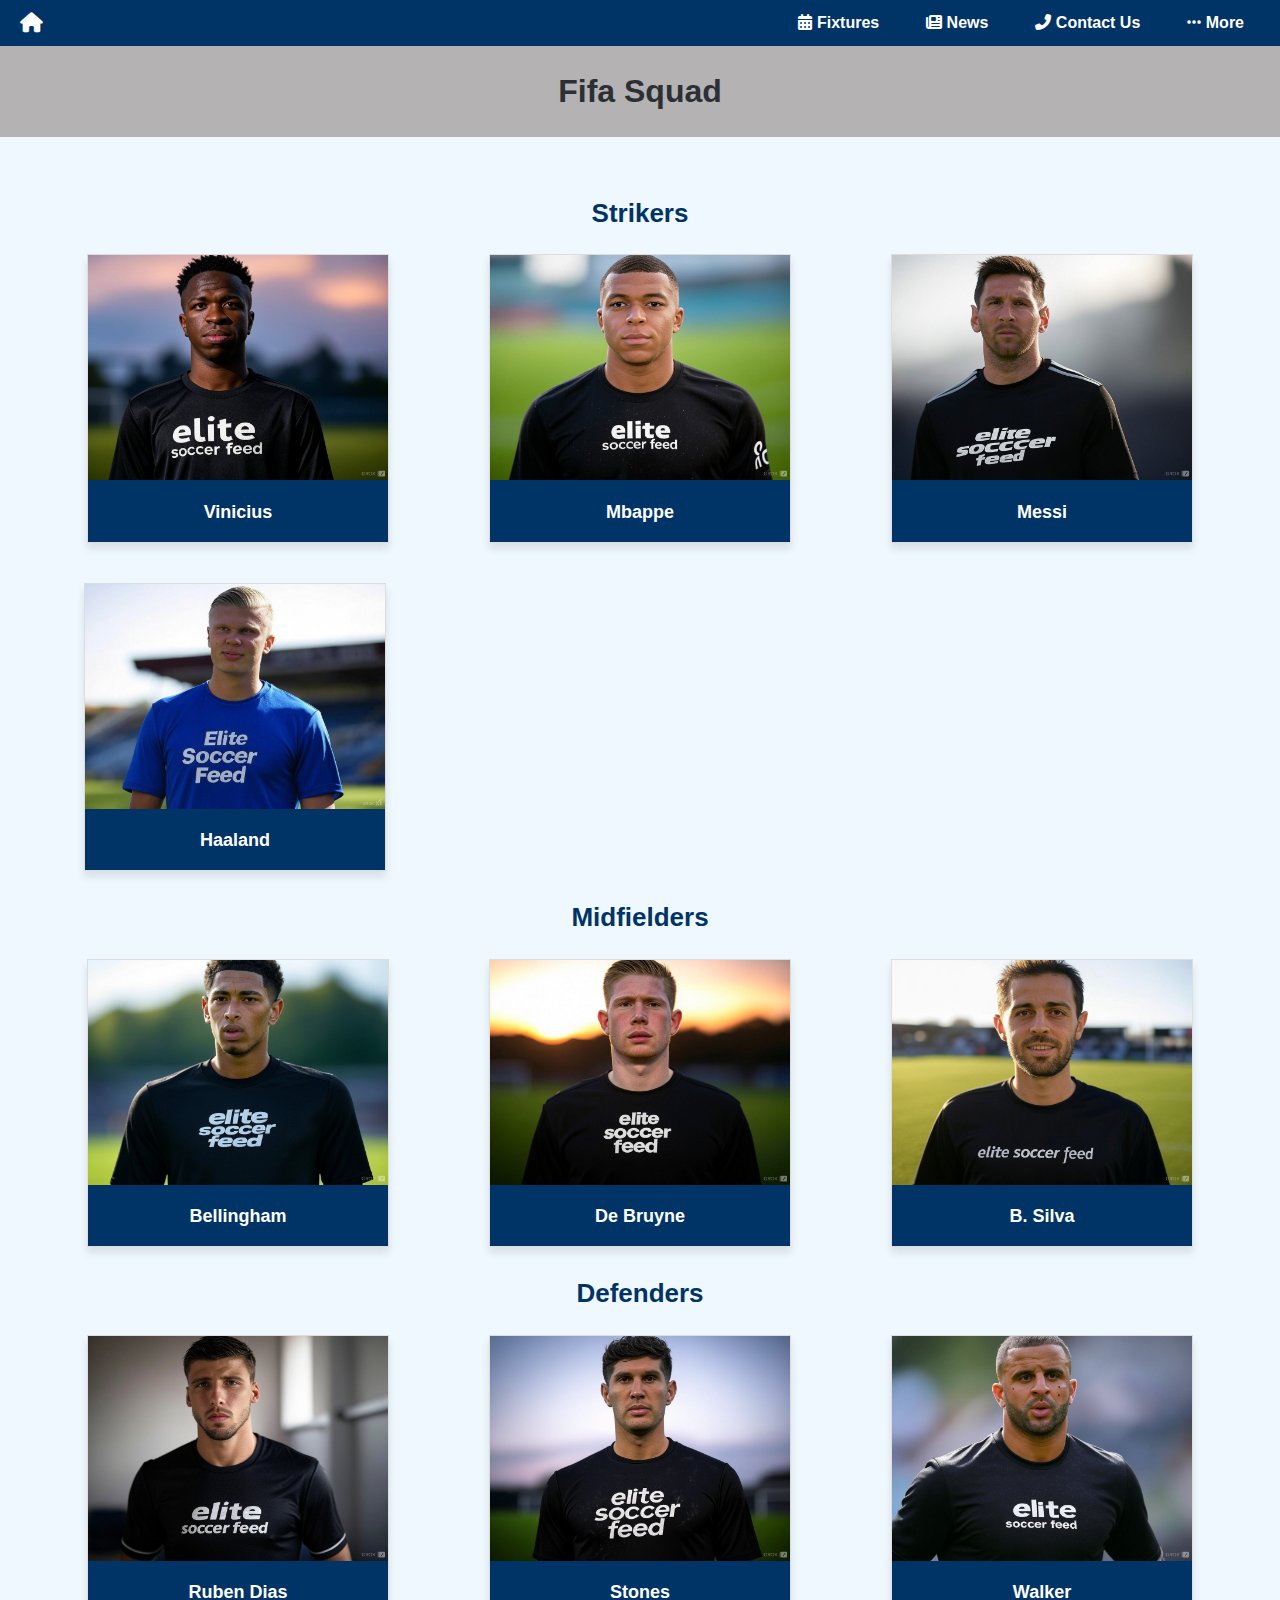
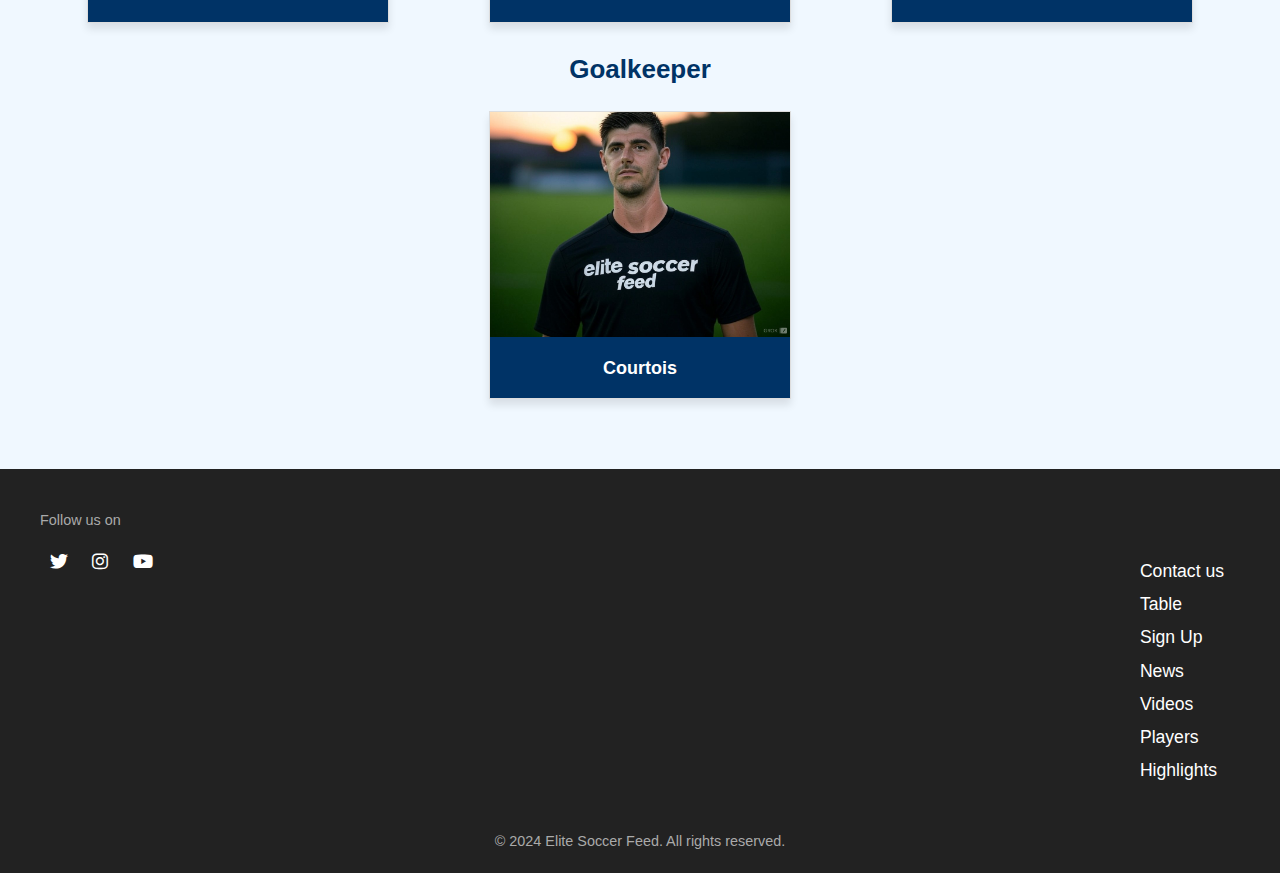
<file: players.html>
<!DOCTYPE html>
<html lang="en">
<head>
    <meta charset="UTF-8">
    <meta name="viewport" content="width=device-width, initial-scale=1.0">
    <title>Players - FIFA Squad</title>
 
    <link rel="stylesheet" href="https://cdnjs.cloudflare.com/ajax/libs/font-awesome/6.5.0/css/all.min.css">
    <link rel="stylesheet" href="styles.css">
 
    <style>
       
    </style>
</head>
<body>

    <nav>
        <div class="nav-container">
            <a href="index.html" class="logo"><i class="fas fa-home"></i> </a>
            <ul class="nav-links">
               
                <li><a href="fixtures.html"><i class="fas fa-calendar-alt"></i> Fixtures</a></li>
                <li><a href="news.html"><i class="fas fa-newspaper"></i> News</a></li>
               
                <li><a href="contactUs.html"><i class="fas fa-phone-alt"></i> Contact Us</a></li>
                <li><a href="register.html"><i class="fas fa-ellipsis-h"></i> More</a></li>
            </ul>
        </div>
    </nav>

    <div class="page-title">
        <h1>Fifa Squad</h1>
    </div>

    <main class="players">
      
        <div class="category">
            <h3>Strikers</h3>
            <div class="player-row">
                <div class="player-card">
                <a href="https://www.uefa.com/uefachampionsleague/clubs/players/250121533--vinicius-junior/"><img src="images/vinicius.jpg" alt="Vinicius"></a>
                    <p>Vinicius</p>
                </div>
                <div class="player-card">
                    <a href="https://www.uefa.com/uefachampionsleague/clubs/players/250076574--kylian-mbappe/"><img src="images/mbappe.jpg" alt="Mbappe"></a>
                    <p>Mbappe</p>
                </div>
                <div class="player-card">
                    <a href="https://messi.starplayerstats.com/en" > <img src="images/messi2.jpg" alt="messi"></a>
                    <p>Messi</p>
                </div>
            </div>
       
        <div class="player-row2">
            <div class="player-card">
               <a href="https://www.uefa.com/uefachampionsleague/clubs/players/250103758--erling-haaland/statistics/"><img src="images/haaland.jpg" alt="Vinicius"></a> 
                <p>Haaland</p>
            </div>  
        </div>
       
            <h3>Midfielders</h3>
            <div class="player-row">
                <div class="player-card">
                   <a href="https://www.uefa.com/uefachampionsleague/clubs/players/250128377--jude-bellingham/statistics/"><img src="images/bellingham.jpg" alt="Bellingham"></a> 
                    <p>Bellingham</p>
                </div>
                <div class="player-card">
                   <a href="https://www.uefa.com/uefachampionsleague/clubs/players/250008901--kevin-de-bruyne/statistics/" ><img src="images/debruyne.jpg" alt="De Bruyne"></a>
                    <p>De Bruyne</p>
                </div>
                <div class="player-card">
                    <a href="https://www.uefa.com/uefachampionsleague/clubs/players/250059115--bernardo-silva/statistics/"><img src="images/bsilva.jpg" alt="B. Silva"></a>
                    <p>B. Silva</p>
                </div>
            </div>
     
            <h3>Defenders</h3>
            <div class="player-row">
                <div class="player-card">
                    <a href="https://www.uefa.com/uefachampionsleague/clubs/players/250058220--ruben-dias/statistics/"><img src="images/ruben-dias.jpg" alt="Ruben Dias"></a>
                    <p>Ruben Dias</p>
                </div>
                <div class="player-card">
                    <a href=" https://www.uefa.com/uefachampionsleague/clubs/players/250064233--john-stones/statistics/"><img src="images/stones.jpg" alt="Stones"></a>
                    <p>Stones</p>
                </div>
                <div class="player-card">
                    <a href="https://www.uefa.com/uefachampionsleague/clubs/players/250010259--kyle-walker/statistics/"><img src="images/walker.jpg" alt="Walker"></a>
                    <p>Walker</p>
                </div>
            </div>

            <h3>Goalkeeper</h3>
            <div class="player-row">
                <div class="player-card">
                   <a href="https://www.uefa.com/uefachampionsleague/clubs/players/250011668--thibaut-courtois/" ><img src="images/courtois.jpg" alt="Courtois"></a>
                    <p>Courtois</p>
                </div>
            </div>
        </div>
    </main>

    <footer>
        <div class="footer-content">
            <div class="social-media">
                <p>Follow us on</p>
                <div class="social-icons">
                    <a href="https://x.com/fagacie_/"><i class="fab fa-twitter"></i></a>
                    <a href="https://www.instagram.com/fagacie_/"><i class="fab fa-instagram"></i></a>
                    <a href="#"><i class="fab fa-youtube"></i></a>
                </div>
            </div>
            <div class="footer-links">
                <ul>
                    <li><a href="contactUs.html">Contact us</a></li>
                    <li><a href="fixtures.html">Table</a></li>
                    <li><a href="register.html">Sign Up</a></li>
                    <li><a href="news.html">News</a></li>
                    <li><a href="highlights.html">Videos</a></li>
                    <li><a href="players.html">Players</a></li>
                    <li><a href="highlights.html">Highlights</a></li>
                </ul>
            </div>
        </div>
        <p>© 2024 Elite Soccer Feed. All rights reserved.</p>
    </footer>
</body>
</html>
</file>
<file: styles.css>
body {
  margin: 0;
  padding: 0;
  box-sizing: border-box;
}
body {
  font-family: Arial, sans-serif;
  line-height: 1.6;
  background-color:  aliceblue;
  color: #333; 
  overflow-x: hidden;
}

.logo {
  font-size: 1.5rem;
  font-weight: bold;
}
nav ul {
  display: flex;
  list-style: none;
}
nav ul li {
  margin: 0 1rem;
}
nav ul li a {
  text-decoration: none;
  color: #fff;
  transition: color 0.3s;
}
.nav-menu li {
  position: relative;
}

.nav-menu a {
  text-decoration: none;
  padding: 10px 15px;
  font-weight: bold;
}

.nav-menu a:hover {
  color: #007BFF;
}


.dropdown-menu {
  display: none;
  position: absolute;
  top: 100%;
  left: 0;
  list-style: none;
  margin: 0;
  padding: 0;
  background-color: #fff;
  border: 1px solid #ccc;
  border-radius: 5px;
  box-shadow: 0 2px 5px rgba(0, 0, 0, 0.1);
}

.dropdown-menu li {
  width: 200px;
}

.dropdown-menu a {
  display: block;
  padding: 10px;
  color: black;
}

.dropdown-menu a:hover {
  background-color: #f0f0f0;
}


.dropdown:hover .dropdown-menu {
  display: block;
}

nav ul li a:hover {
  color: lightblue; 
  transform: scale(1.1); 
}

header {
  display: flex;
  justify-content: space-between;
  align-items: center;
  background:  #003366;
  color: #fff;
  padding: 1rem 2rem;
}

.welcome {
  text-align: center;
  color:#003366;
  padding: 3rem 1rem;
  animation: fadeIn 1.5s ease-in-out;
  margin-bottom: 10px;
}

.welcome-button{
  background-color:#ff0; 
  color:black;
  padding: 0.5rem 1rem;
  border: none;
  cursor: pointer;
  border-radius: 5px;
  transition: background-color 0.3s ease, transform 0.3s ease, box-shadow 0.3s ease;
}
.welcome-button:hover {
  background-color: #f90;
  transform: 0.3s  ease;
  transform: translateY(-5px);
}



.info-section .image img {
  max-width:700px;
  max-height: 400px; 
  border-radius: 10px;
  transition: transform 0.5s ease-in-out;
}
.info-section .image img:hover {
  transform: scale(1.05);
}


.highlight-content {
  display: flex;
  align-items: center;
  justify-content: space-between;
  max-width: 1300px;
  margin: 0 auto;
  animation: fadeIn 1.5s ease-in-out;
}

.highlight-content .image {
  flex: 0 0 45%;
  overflow: hidden;
  border-radius: 10px;
  position: relative;
}

.highlight-content .image img {
  width: 100%;
  height: auto;
  object-fit: cover;
  transition: transform 0.3s ease, filter 0.3s ease;
}

.highlight-content .image img:hover {
  transform: scale(1.1); 
  filter: brightness(1.2); 
}

.highlight-content .text {
  flex: 1;
  margin-left: 2rem;
}

.highlight-content .text h2 {
  font-size: 2rem;
  margin-bottom: 1rem;
  color: #333;
}

.highlight-content .text p {
  font-size: 1.2rem;
  margin-bottom: 1.5rem;
  color: #555;
}

.highlight-content .text .highlight-btn {
  background-color: #ff0;
  color: #333;
  padding: 0.8rem 2rem;
  border: none;
  border-radius: 5px;
  cursor: pointer;
  font-size: 1rem;
  transition: background-color 0.3s ease, transform 0.3s ease, box-shadow 0.3s ease;
}

.highlight-content .text .highlight-btn:hover {
  background-color: #f90;
  transform: translateY(-5px); 
  box-shadow: 0 4px 8px rgba(0, 0, 0, 0.2); 
}


.player-highlight {
  padding: 5rem 1rem;
  margin-top: 40px;
  
}

.slide-content {
  display: flex;
  justify-content: space-between;
  height: 100%;
}

.text {
  padding-left: 10px;
  width: 50%;
  color: black;
}

.text h2 {
  font-size: 28px;
  margin-bottom: 10px;
}

.text p {
  font-size: 16px;
}

.leagues {
  padding: 2rem;
  text-align: center;
  
}

.league-items {
  display: flex;
  justify-content: space-between; 
  gap: 10px; 
  margin-top: 1rem;
}

.league {
  align-items:center;
  width: 28%; 
  text-align: center;
  padding: 15px;
  background: #ffffff; 
  box-shadow: 0 8px 12px rgba(0, 0, 0, 0.3); 
  transition: transform 0.3s ease, box-shadow 0.3s ease;
}

.league:hover {
  transform: scale(1.08); 
  box-shadow: 0 12px 20px rgba(0, 0, 0, 0.4); 
}

.league img {
  width: 100%; 
  height: 400px; 
  object-fit: cover; 
 
}
.league img:hover {
  filter: brightness(1.2); 
}

.league p {
  margin-top: 1rem;
  font-weight: bold;
  font-size: 1.4rem; 
  color: #151515; 
}

.trending-players {
  padding: 3rem 1rem;
  text-align: center;
  border-radius: 12px;
  box-shadow: 0 4px 12px rgba(0, 0, 0, 0.1);
}

.trending-players h2 {
  font-size: 2.5rem;
  color: #333;
  margin-bottom: 1.5rem;
}

.trending-players p {
  font-size: 1.2rem;
  color: #555;
  margin-top: 1rem;
}

.slider {
  position: relative;
  width: 100%;
  max-width: 1000px; 
  margin: 0 auto;
  overflow: hidden;
  background-color: blue; 
  padding: 3rem 0;  
  border-radius: 12px; 
  box-shadow: 0 4px 12px rgba(0, 0, 0, 0.1);
}

.slide {
  display: none; 
  width: 100%;
  height: auto;
}

.slide img {
  width: 80%; 
  height: auto;
  max-width: 600px; 
  border-radius: 12px; 
  object-fit: cover;
  transition: transform 0.3s ease-in-out, opacity 1s ease-in-out;
  margin: 0 auto;  
}

.slide.active {
  display: block; 
  animation: fadeIn 1s ease-in-out; 
}

.slideshow-dots {
  text-align: center;
  margin-top: 1rem;
}

.dot {
  height: 15px;
  width: 15px;
  margin: 0 5px;
  background-color: #bbb;
  border-radius: 50%;
  display: inline-block;
  transition: background-color 0.3s ease;
  cursor: pointer;
}

.dot.active {
  background-color: #333; 
}

.videos {
  position: relative;
  padding: 3rem;
  color: rgb(165, 134, 134);
  overflow: hidden;
}

.videos h2 {
  text-align: center;
  font-size: 2.5rem;
  margin-bottom: 2rem;
}

.video-container {
  position: relative;
  display: flex;
  align-items: center;
  justify-content: center;
  width: 100%;
  height: 500px; 
  background-color: rgba(0, 0, 0, 0.5); 
  border-radius: 10px;
  box-shadow: 0 4px 12px rgba(0, 0, 0, 0.1);
}

.video {
  position: absolute;
  top: 0;
  left: 0;
  width: 100%;
  height: 100%;
  z-index: -1;
}

.video video {
  width: 100%;
  height: 100%;
  object-fit: cover;
  object-position: center; 
}

.description {
  position: relative;
  z-index: 1; 
  text-align: center;
  max-width: 600px;
  margin: 0 auto;
  padding: 1rem;
  background-color: rgba(0, 0, 0, 0.6); 
  border-radius: 10px;
}

.description h3 {
  font-size: 1.8rem;
  margin-bottom: 1rem;
}

.description p {
  font-size: 1.1rem;
  line-height: 1.5;
}

footer {
  background-color: #333;
  color: white;
  padding: 3rem 1rem;
  text-align: center;
}

.footer-container {
  display: flex;
  justify-content: space-between;
  align-items: flex-start; 
  max-width: 1200px;
  margin: 0 auto;
  flex-wrap: wrap;
}

.subscribe-box {
  flex: 1;
  margin-right: 2rem;
  display: flex;
  align-items: center;
  flex-direction: column; 
}

.subscribe-content {
  display: flex;
  align-items: center;
  justify-content: center;
  flex-direction: column; 
}
.subscribe-content form {
  display: flex;
  flex-direction: column; 
  margin-bottom: 1rem;
}

.subscribe-content input {
  margin: 0.5rem 0;
  padding: 0.8rem;
  border: none;
  border-radius: 5px;
  width: 100%;
  max-width: 300px;
}

.subscribe-content button {
  background-color: #00bcd4;
  color: white;
  padding: 0.8rem;
  border: none;
  border-radius: 5px;
  cursor: pointer;
  transition: background-color 0.3s ease;
  max-width: 300px;
  margin-top: 1rem;
}

.subscribe-content button:hover {
  background-color: #007f8c;
}


.social-icons {
  margin-top: 1rem;
}

.social-icon {
  display: block;
  font-size: 1.2rem;
  color: white;
  margin: 0.5rem 0;
  text-decoration: none;
  transition: color 0.3s ease;
}

.social-icon:hover {
  color: #00bcd4;
}

.footer-links {
  margin-top: 2rem;
  text-align: center;
}

.footer-links a {
  color: white;
  margin: 0 1rem;
  text-decoration: none;
  font-size: 1.1rem;
}

.footer-links a:hover {
  color: #00bcd4;
}

p {
  margin-top: 2rem;
  font-size: 0.9rem;
}
body {
  font-family: Arial, sans-serif;
  margin: 0;
  padding: 0;
  background-color: aliceblue;
}

/* Navigation Bar */
nav {
  background-color: #003366;
  color: white;
  padding: 10px 20px;
  display: flex;
  align-items: center;
  justify-content: space-between;
}

.nav-container {
  display: flex;
  align-items: center;
  justify-content: space-between;
  width: 100%;
}

.logo {
  font-size: 20px;
  text-decoration: none;
  color: white;
  font-weight: bold;
  display: flex;
  align-items: center;
}

.nav-links {
  list-style: none;
  display: flex;
  gap: 15px;
  margin: 0;
}

.nav-links a {
  text-decoration: none;
  color: white;
  font-weight: bold;
}

.page-title {
  background-color: #b4b2b2;
  text-align: center;
  padding: 20px 0;
  margin: 0;
}

.page-title h1 {
  color: #2c3035;
  margin: 0;
  font-size: 32px;
}


.players {
  padding: 30px;
  max-width: 1200px;
  margin: 0 auto;
}

.players h2 {
  text-align: center;
  color: #003366;
  margin-bottom: 20px;
 
}


.category {
  margin-bottom: 40px;
  text-align: center;
}

.category h3 {
  color: #003366;
  font-size: 26px;
  margin-bottom: 20px;

}

.player-row {
  display: flex;
  gap: 100px;
  flex-wrap: wrap;
  justify-content: center;
}
.player-row2{
 text-align: center;
 margin-left: 44px;
 margin-top: 40px;
}
.player-card {
  background-color: #003366;
  border: 1px solid #ddd;
  border-radius: 
  text-align: center;
  padding-bottom: 15px;
  width: 300px;
  box-shadow: 0 6px 8px rgba(0, 0, 0, 0.1);
  transition: transform 0.3s ease;
}

.player-card:hover {
  transform: scale(1.05);
  filter: brightness(1.2);
 
}

.player-card img {
  width: 300px;
  height: auto;
 

}

.player-card p {
  margin: 10px 0 0;
  font-weight: bold;
  font-size: 18px;
  color: white;
}

/* Footer */
footer {
  background-color: #222;
  color: white;
  padding: 20px 0;
  text-align: center;
}

.footer-content {
  max-width: 1200px;
  margin: 0 auto;
  display: flex;
  justify-content: space-between;
  align-items: flex-start;
  padding: 20px;
  gap: 20px;
  flex-wrap: wrap;
}

.social-media {
  text-align: left;
}

.social-media p {
  margin: 0 0 10px;
}

.social-icons a {
  color: white;
  margin: 0 10px;
  font-size: 18px;
  text-decoration: none;
}

.footer-links {
  text-align: left;
}

.footer-links p {
  font-size: 18px;
  font-weight: bold;
  margin-bottom: 10px;
}

.footer-links ul {
  list-style: none;
  padding: 0;
}

.footer-links ul li {
  margin-bottom: 5px;
}

.footer-links ul li a {
  text-decoration: none;
  color: white;
}

footer p {
  margin: 10px 0 0;
  color: #aaa;
}


@media screen and (max-width: 768px) {
  .footer-container {
      flex-direction: column;
      align-items: center;
  }
  
  .subscribe-box, .social-media-box {
      text-align: center;
  }

  .subscribe-content form {
      margin-right: 0;
  }
  
  .social-media-box h2 {
      margin-top: 1rem; 
  }
}.elite-soccer * {
  margin: 0;
  padding: 0;
  box-sizing: border-box;
  font-family: Arial, sans-serif;
}

.elite-soccer {
  display: flex;
  justify-content: center;
  align-items: center;
  min-height: 100vh;
  background-color: #8398a1;
}

.elite-container {
  display: flex;
  width: 80%;
  max-width: 1200px;
  background-color: #8fa4a2;
  border: 1px solid #8ca8a7;
  border-radius: 8px;
  overflow: hidden;
  box-shadow: 0 4px 6px rgba(0, 0, 0, 0.1);
}

.elite-left-section {
  flex: 1;
  padding: 40px;
}

.elite-left-section h1 {
  font-size: 24px;
  font-weight: bold;
  margin-bottom: 10px;
}

.elite-left-section p {
  font-size: 14px;
  margin-bottom: 20px;
}

.elite-left-section form {
  display: flex;
  flex-direction: column;
}

.elite-left-section label {
  font-size: 14px;
  margin-bottom: 5px;
}

.elite-left-section input[type="email"],
.elite-left-section input[type="password"] {
  padding: 10px;
  margin-bottom: 15px;
  border: 1px solid #ccc;
  border-radius: 4px;
  font-size: 14px;
}

.elite-left-section button {
  padding: 10px;
  background-color: #000;
  color: #fff;
  border: none;
  border-radius: 4px;
  font-size: 14px;
  cursor: pointer;
  margin-bottom: 15px;
}

.elite-left-section button:hover {
  background-color: #333;
}

.elite-options {
  display: flex;
  justify-content: space-between;
  align-items: center;
  font-size: 12px;
}

.elite-options a {
  color: #000;
  text-decoration: none;
}

.elite-options a:hover {
  text-decoration: underline;
}

.elite-signup-link {
  font-size: 12px;
  margin-top: 10px;
  text-align: center;
}

.elite-signup-link a {
  color: #000;
  text-decoration: none;
  font-weight: bold;
}

.elite-signup-link a:hover {
  text-decoration: underline;
}

.elite-right-section {
  flex: 1;
  display: flex;
  justify-content: center;
  align-items: center;
  background-color: #e0e0e0;
}

.elite-right-section img {
  max-width: 100%;
  max-height: 100%;
  object-fit: cover;
}
</file>
